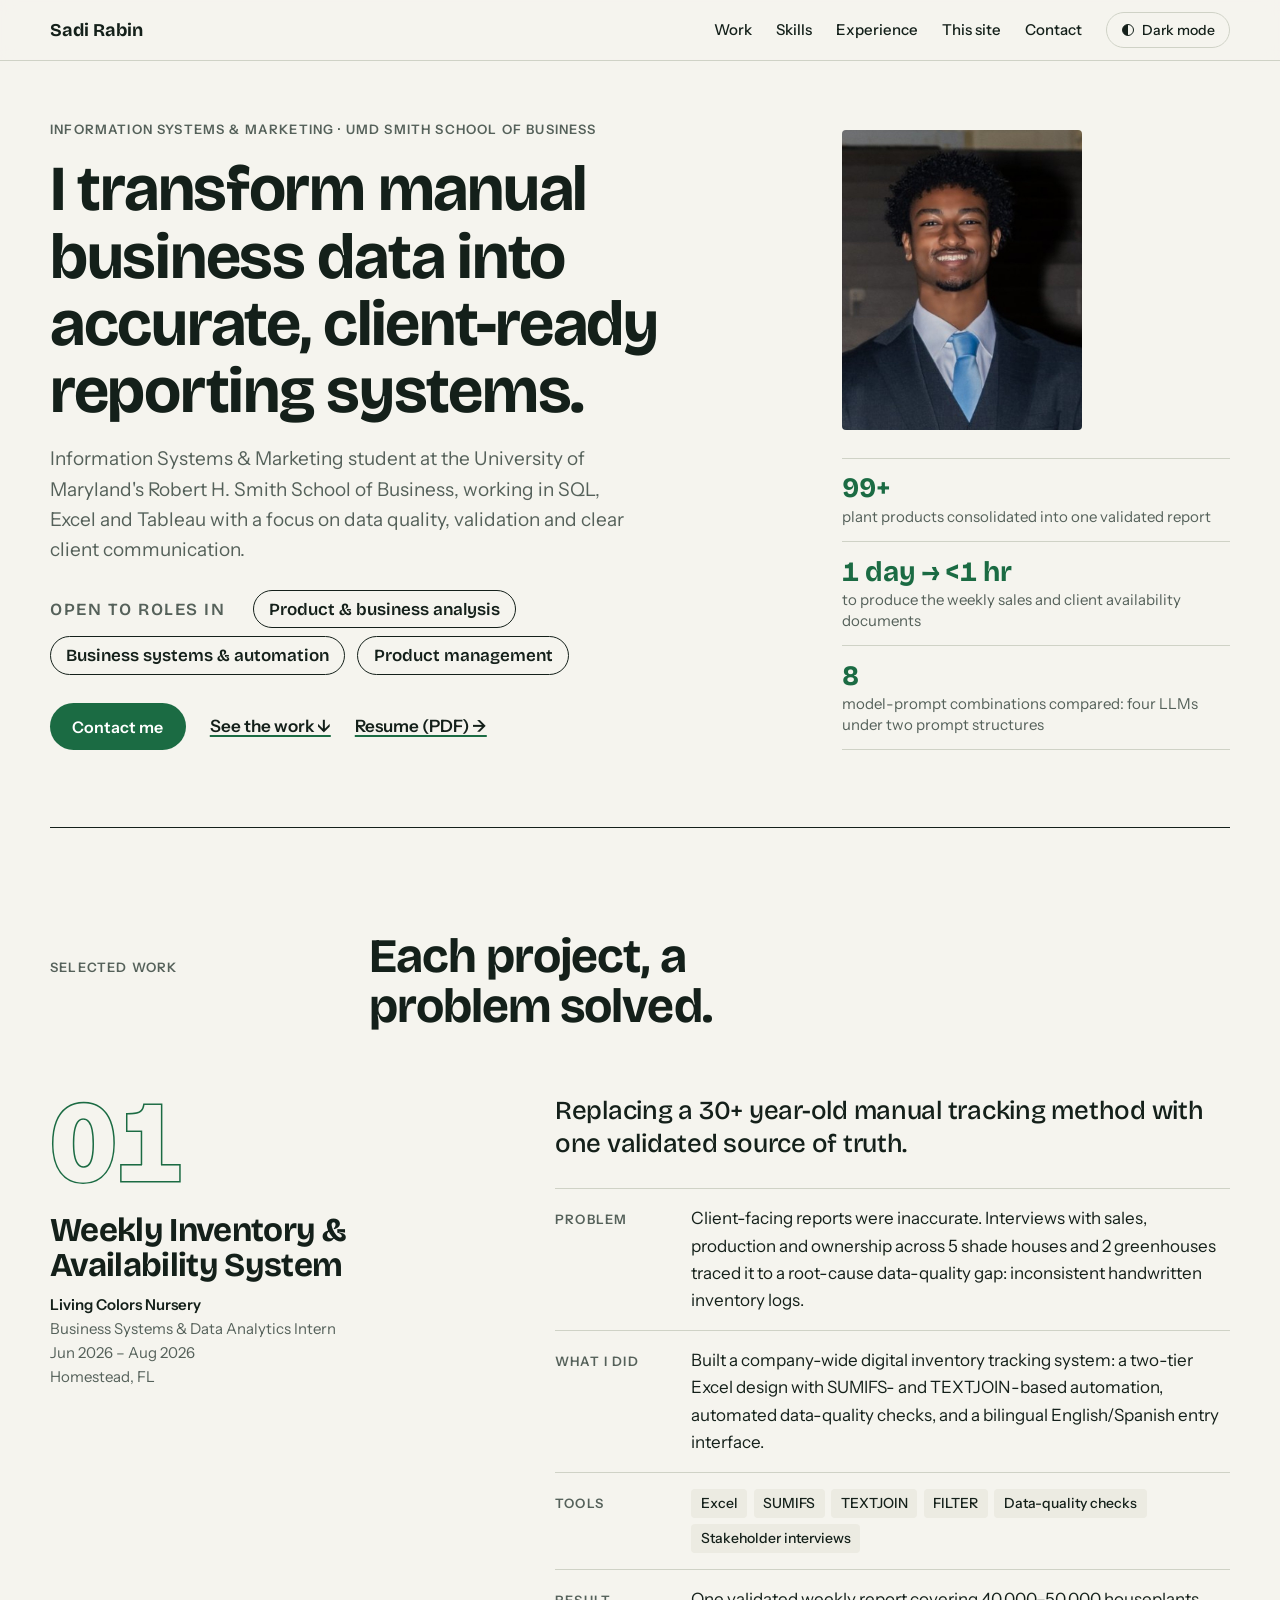
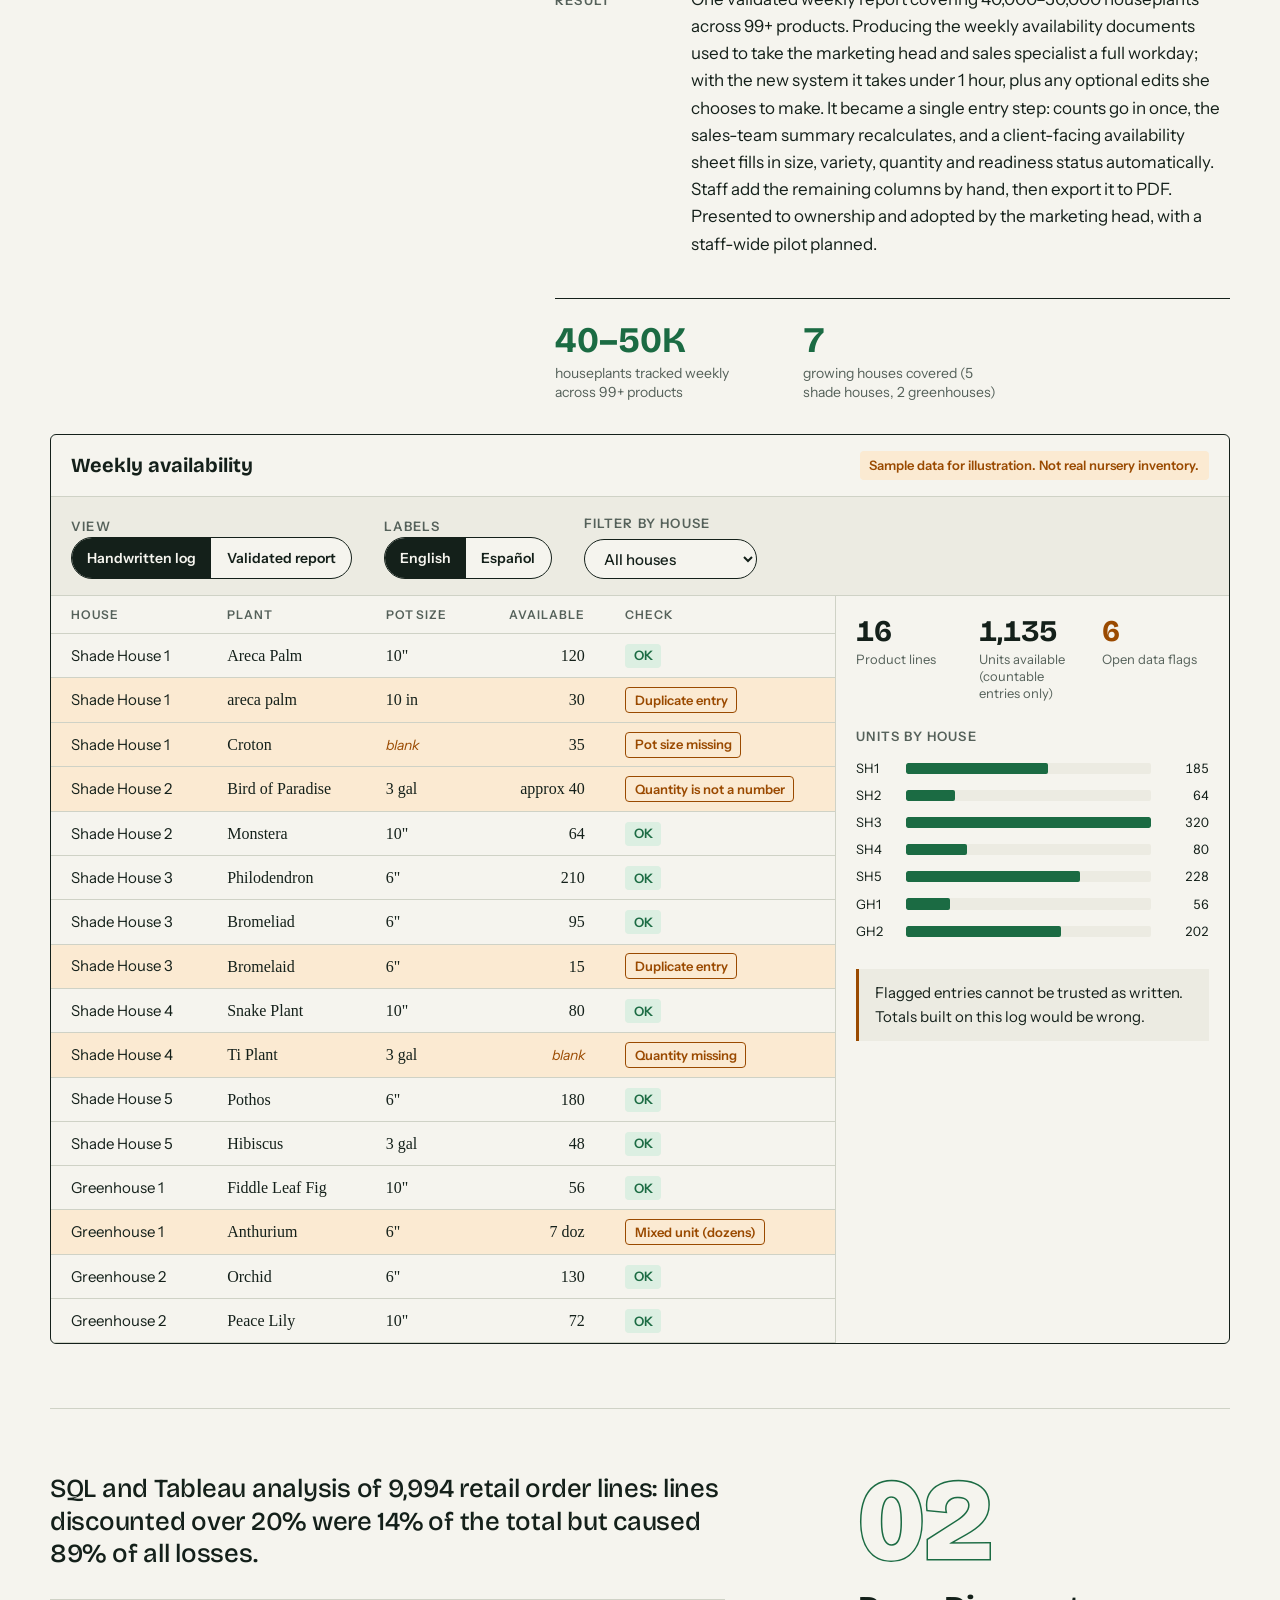
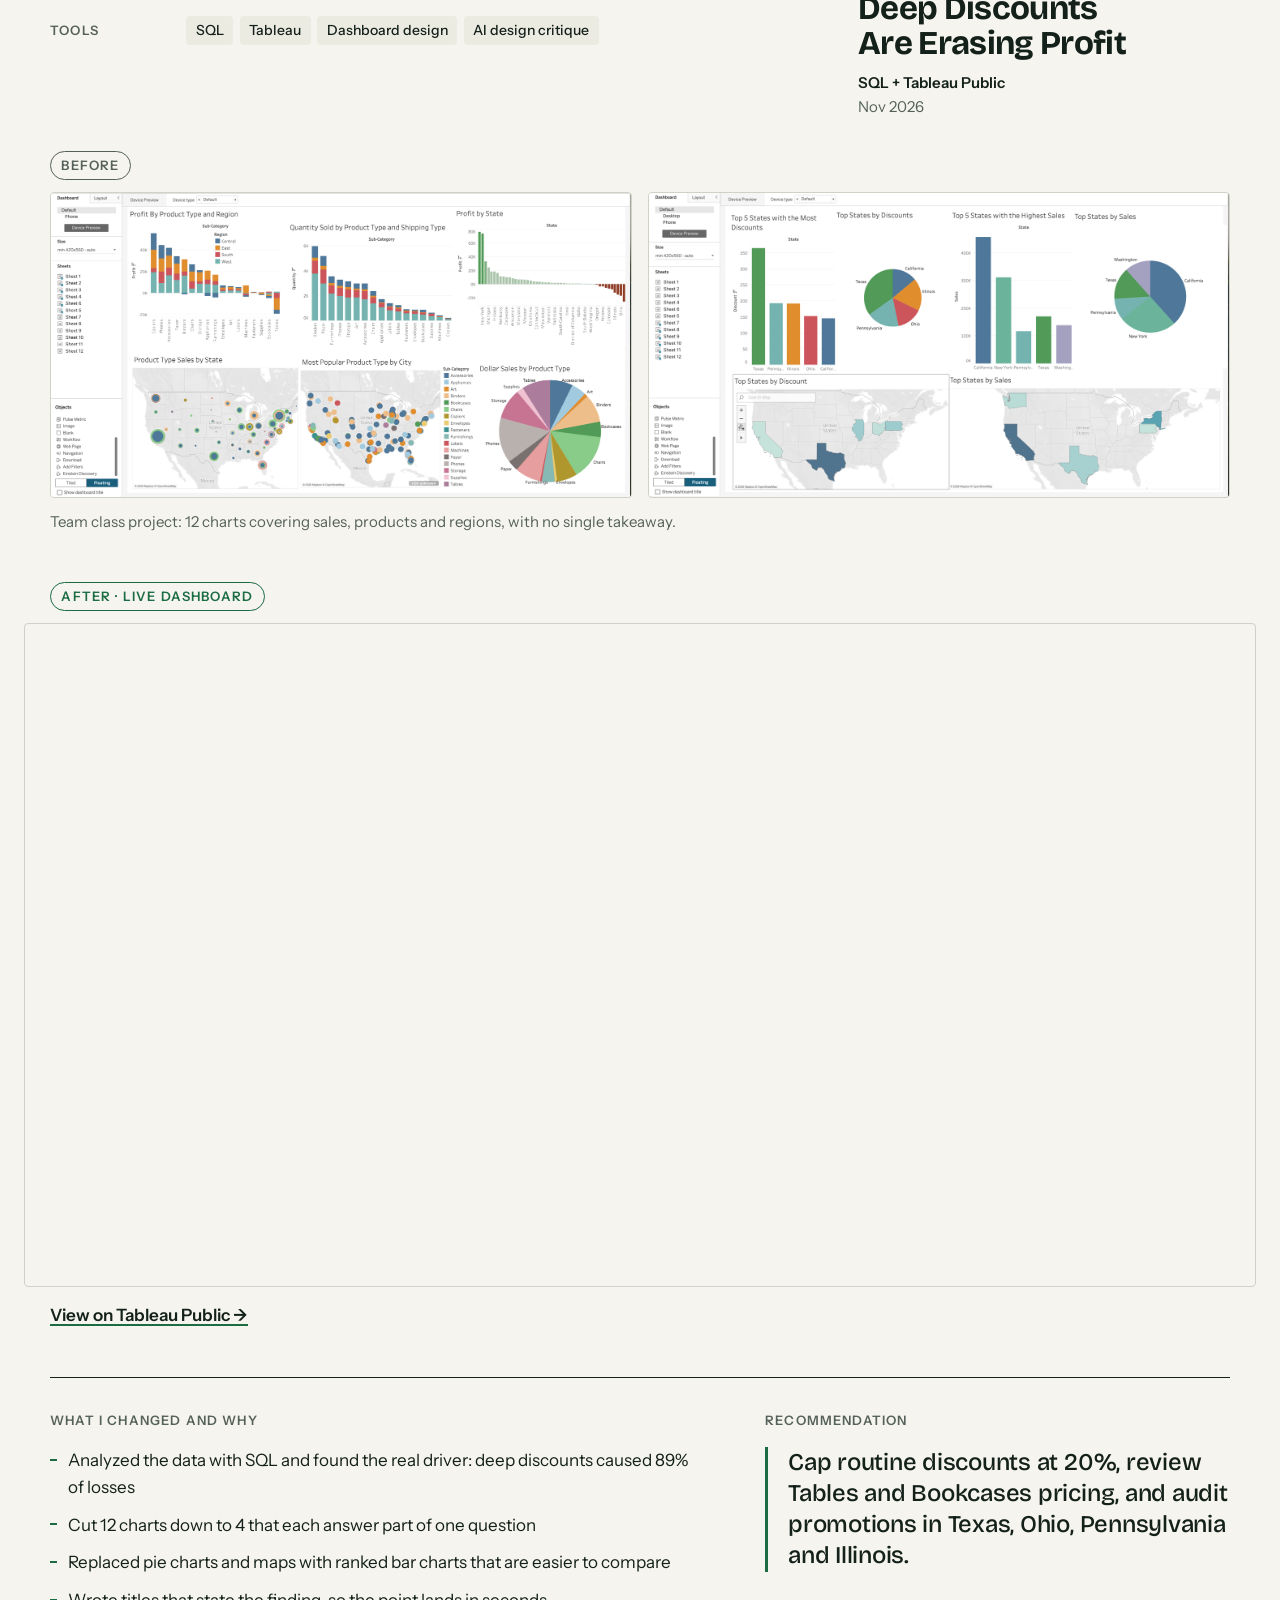
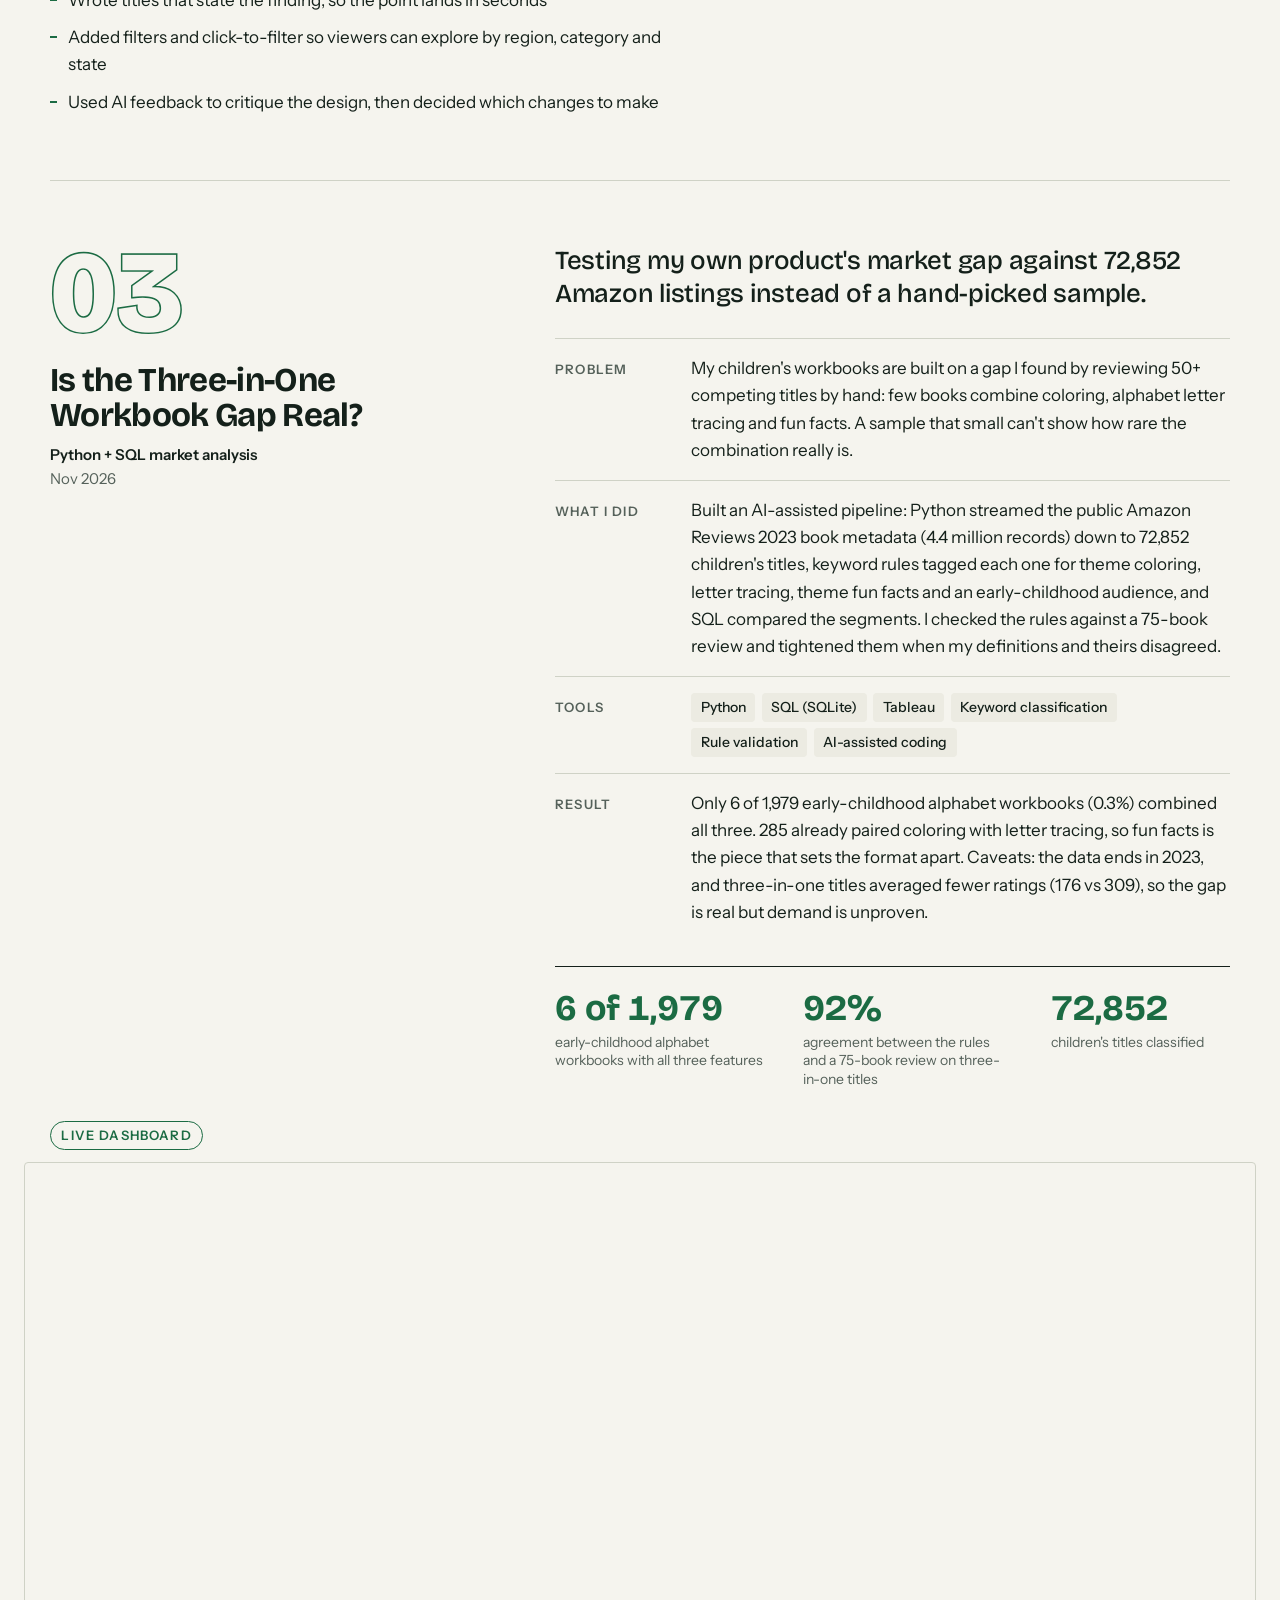
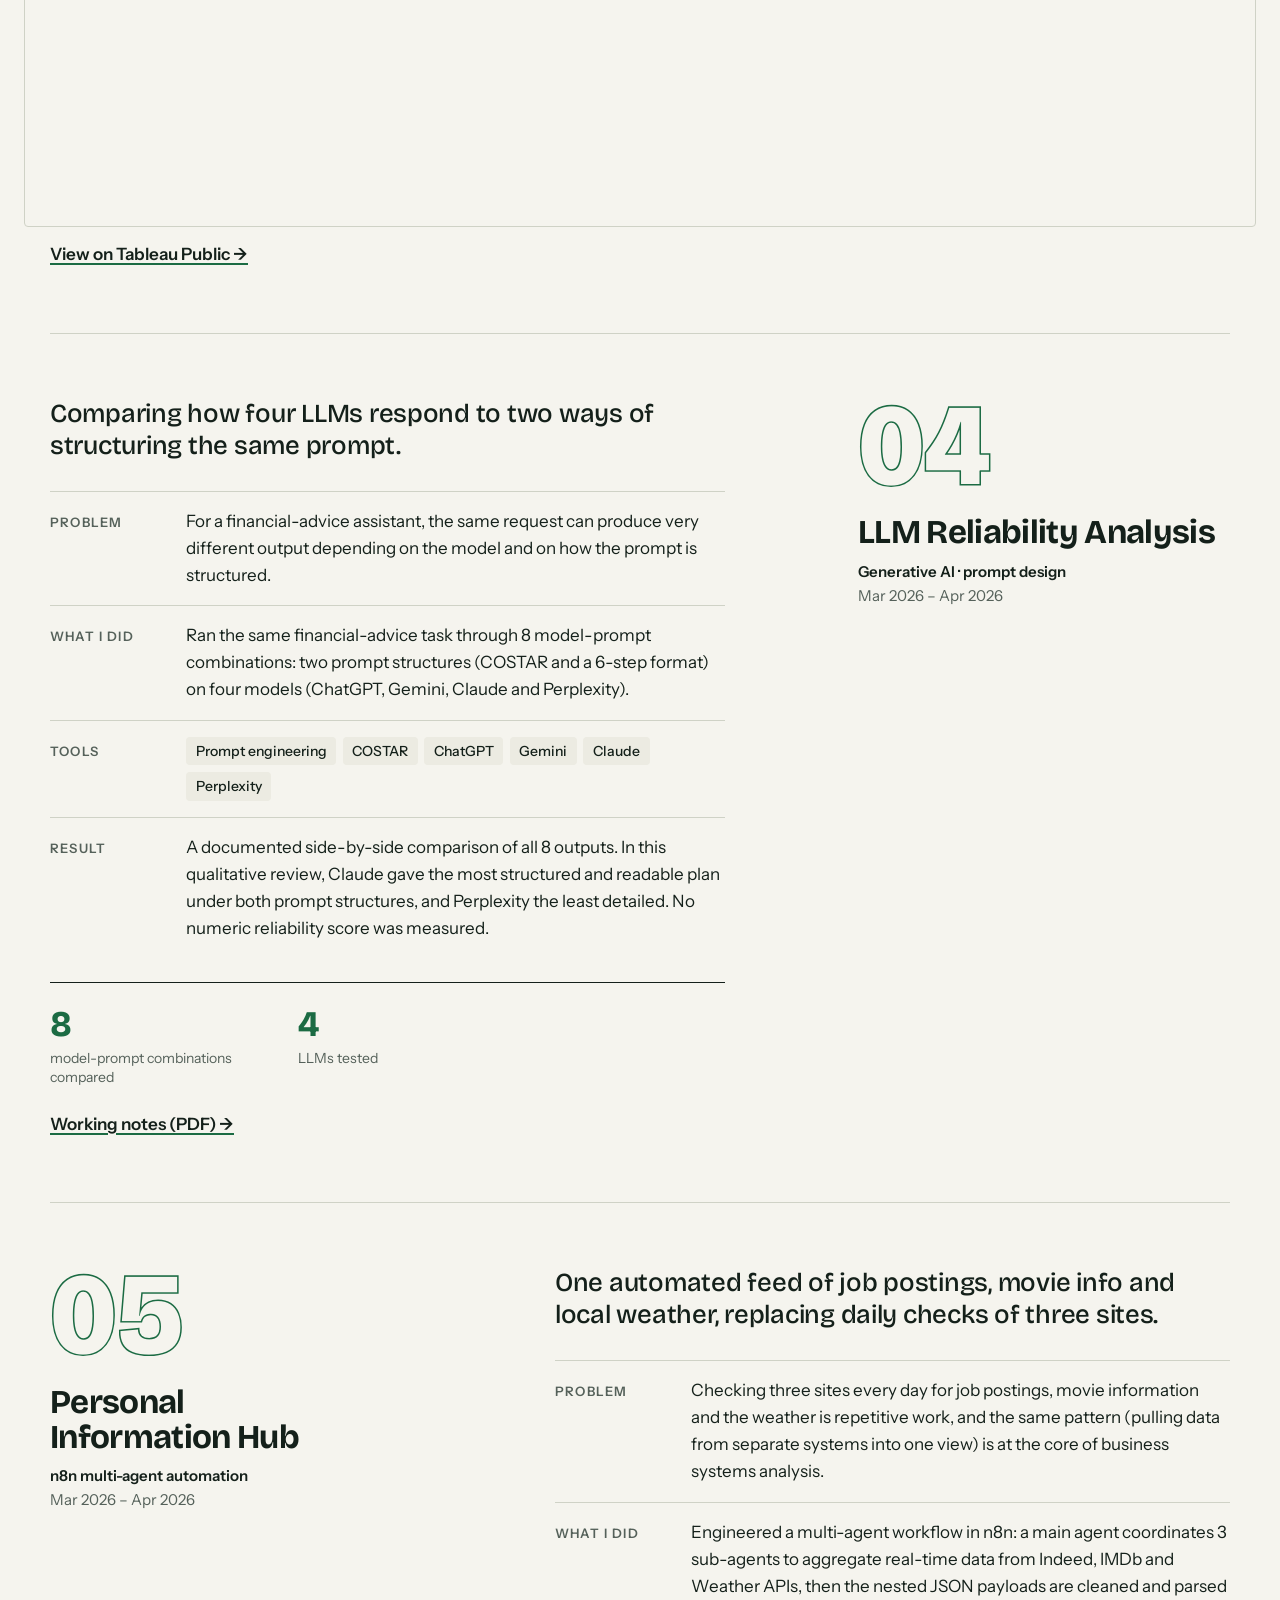
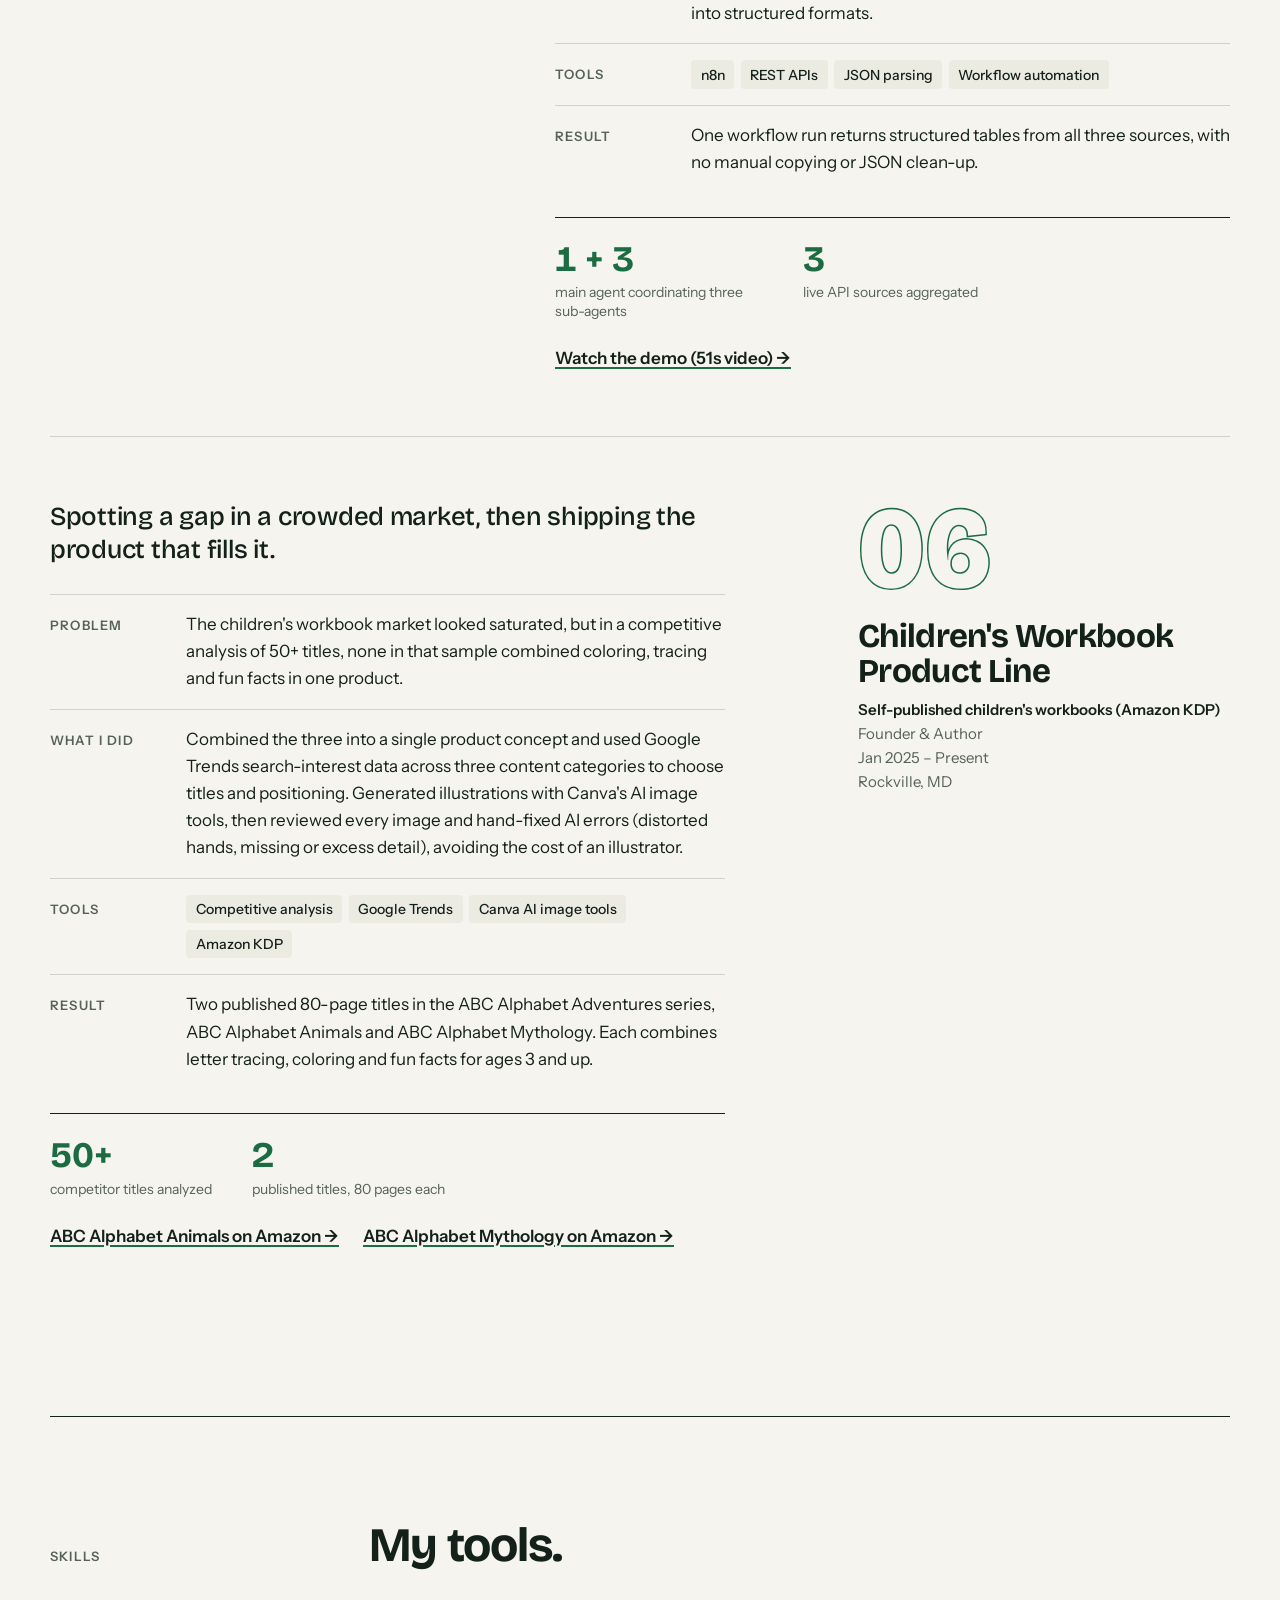
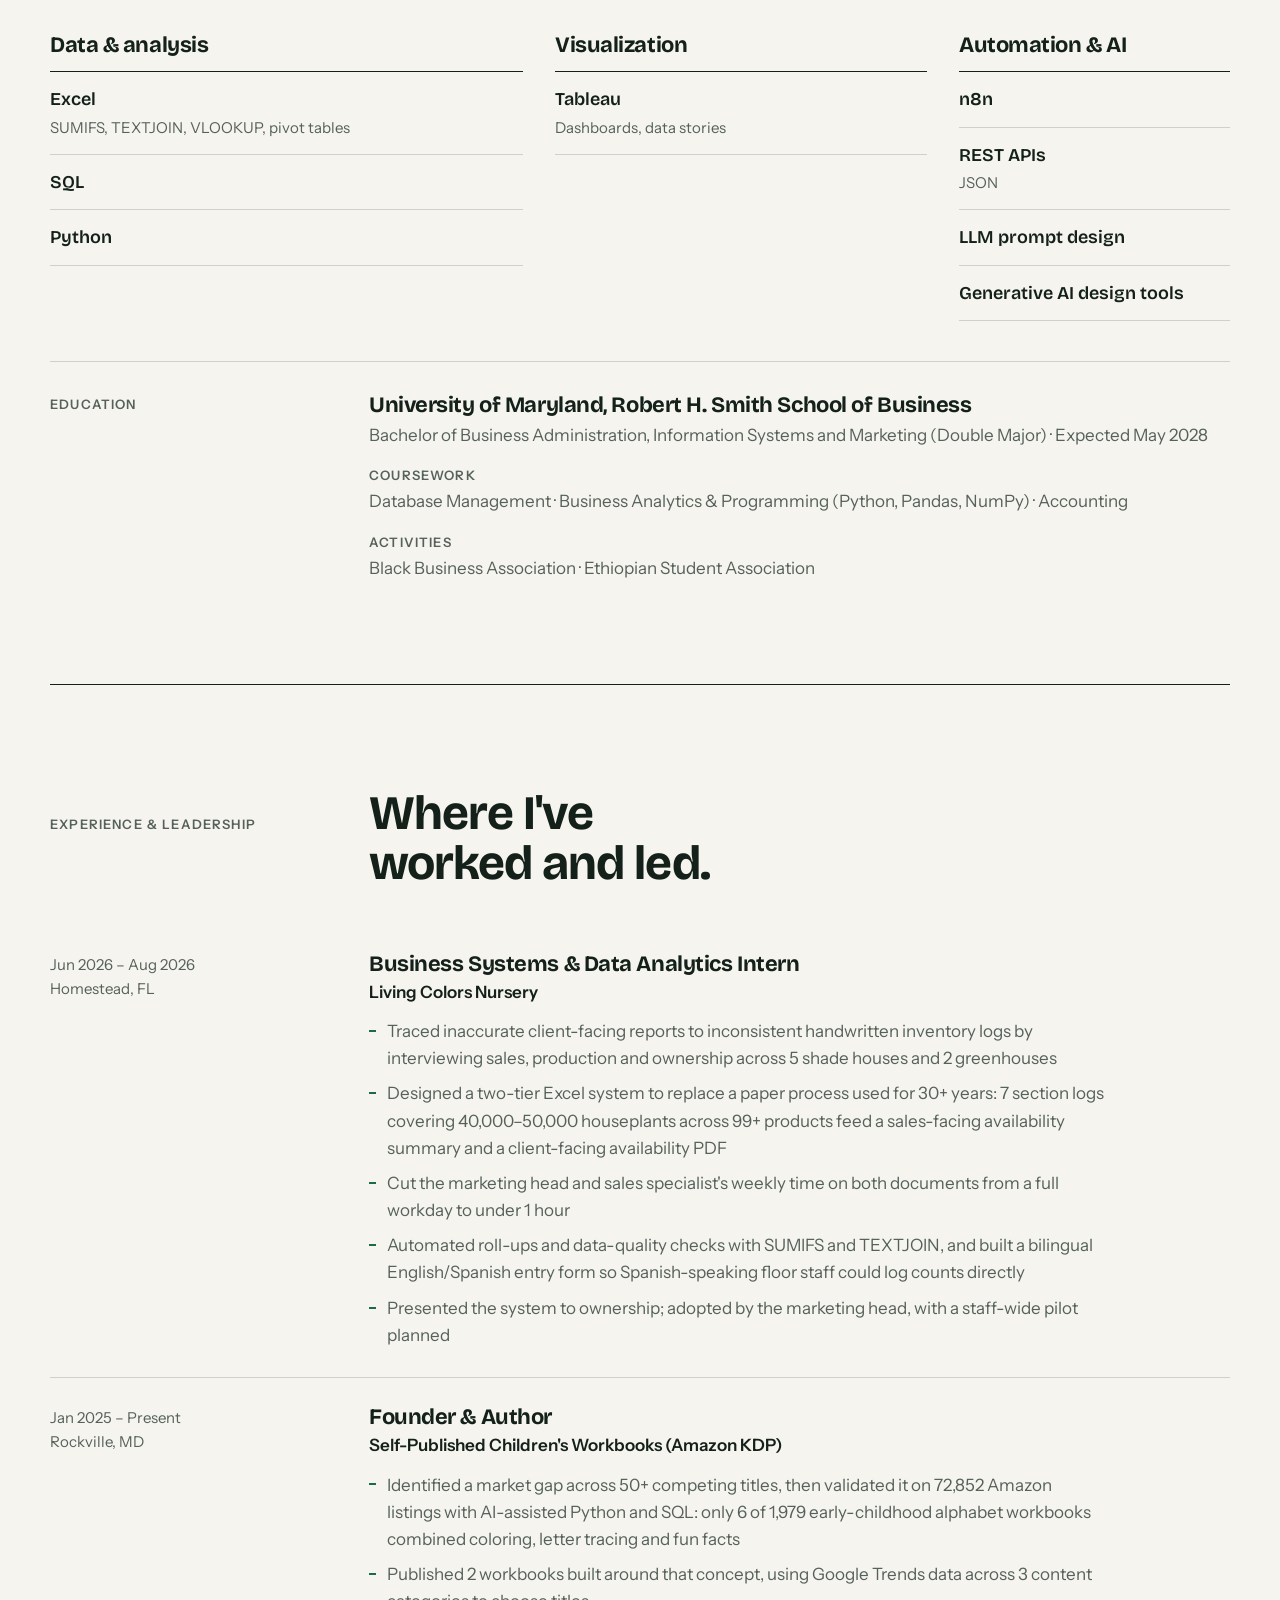
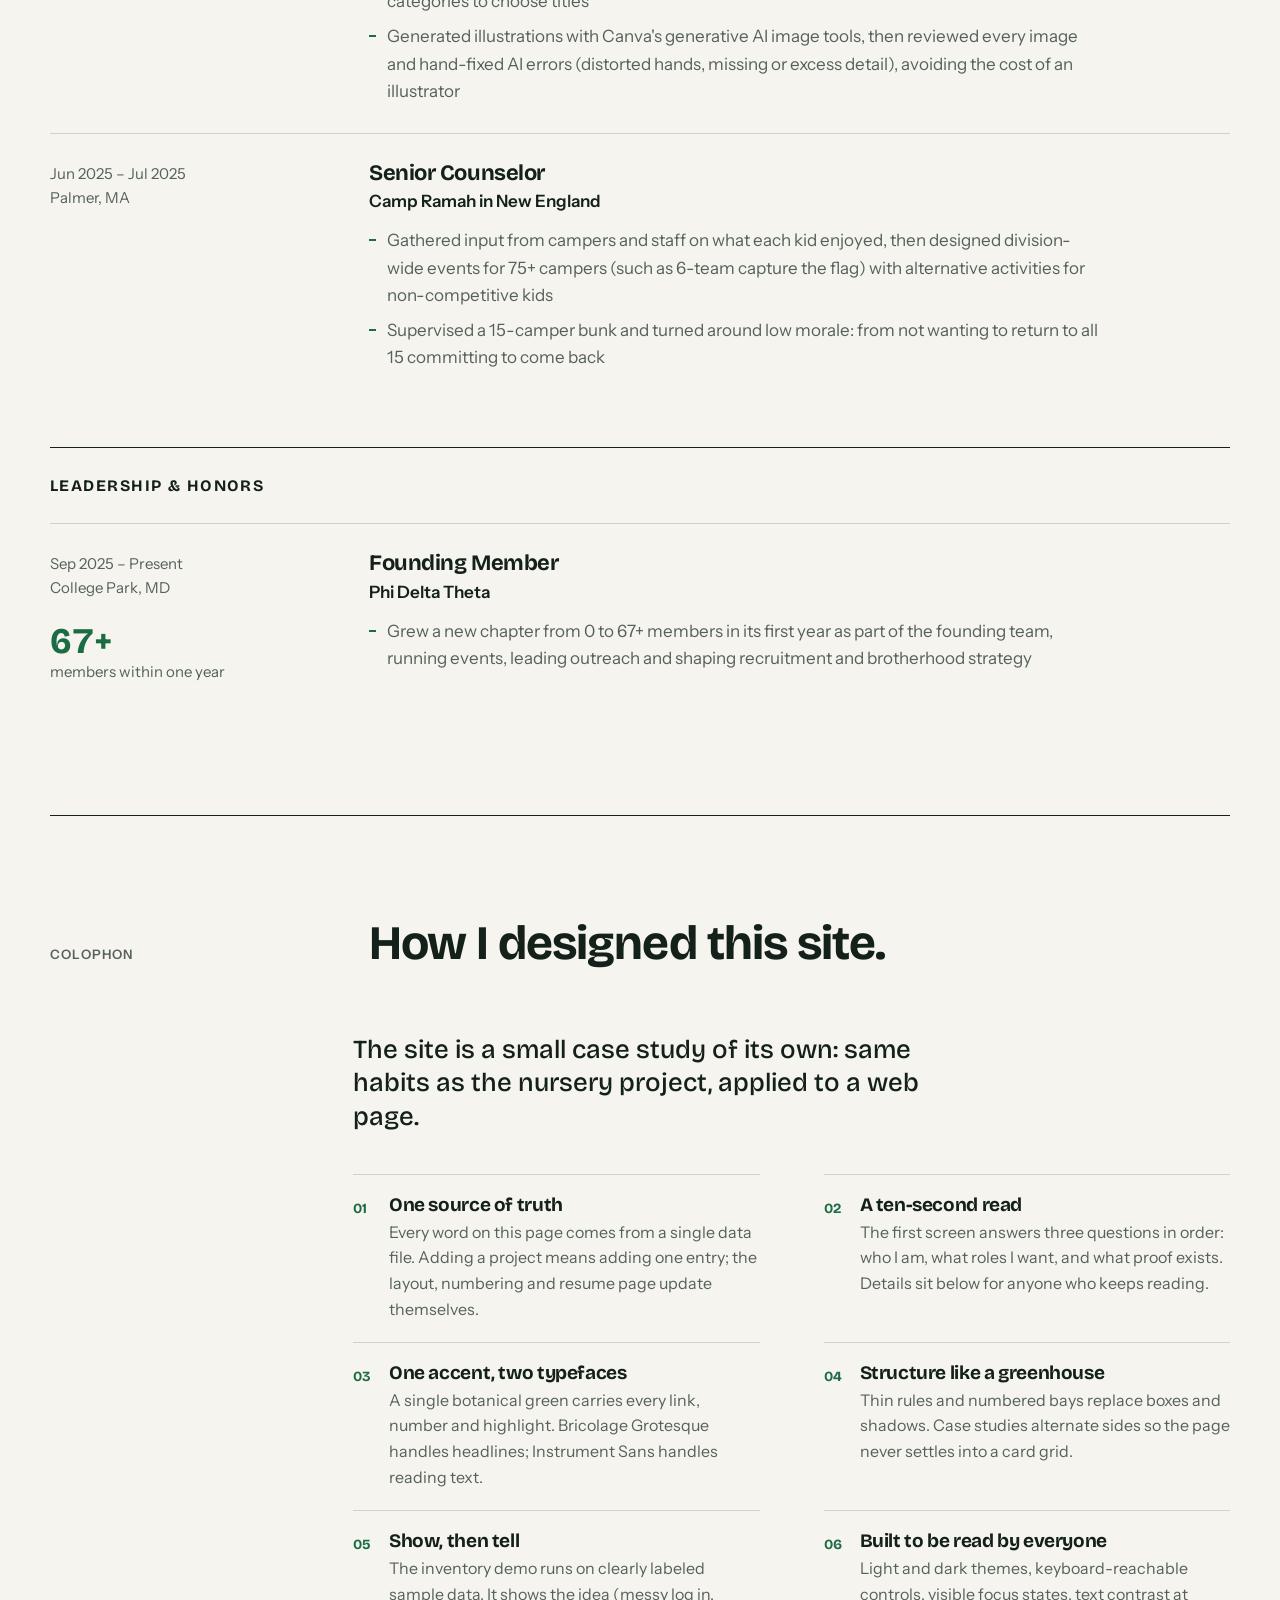
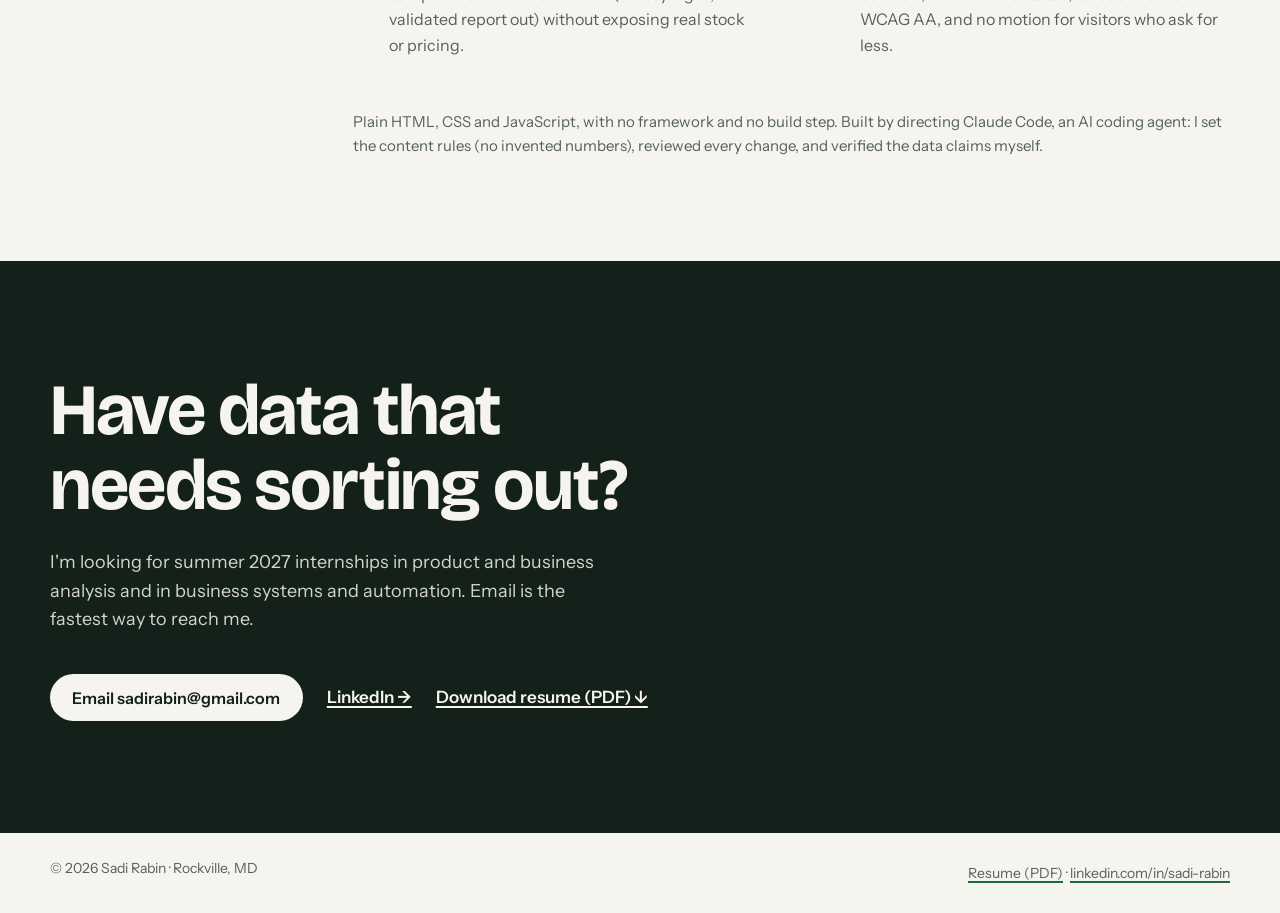
<file: index.html>
<!DOCTYPE html>
<html lang="en">
<head>
<meta charset="utf-8">
<meta name="viewport" content="width=device-width, initial-scale=1">
<title>Sadi Rabin · Product and business analysis, business systems and automation</title>
<meta name="description" content="Sadi Rabin is an Information Systems & Marketing student at UMD's Smith School of Business who transforms manual business data into accurate, client-ready reporting systems.">
<meta name="color-scheme" content="light dark">
<meta property="og:title" content="Sadi Rabin · Portfolio">
<meta property="og:description" content="Turning messy, manual business data into accurate, client-ready reporting systems.">
<meta property="og:type" content="website">
<link rel="icon" href="data:image/svg+xml,%3Csvg xmlns='http://www.w3.org/2000/svg' viewBox='0 0 32 32'%3E%3Crect width='32' height='32' rx='6' fill='%231B6B43'/%3E%3Ctext x='16' y='22' font-family='Arial,sans-serif' font-size='16' font-weight='700' text-anchor='middle' fill='%23fff'%3ESR%3C/text%3E%3C/svg%3E">
<script>
  // Set the theme before first paint so there is no flash.
  (function () {
    var t = null;
    try { t = localStorage.getItem("theme"); } catch (e) {}
    if (!t) t = matchMedia("(prefers-color-scheme: dark)").matches ? "dark" : "light";
    document.documentElement.dataset.theme = t;
  })();
</script>
<link rel="preconnect" href="https://fonts.googleapis.com">
<link rel="preconnect" href="https://fonts.gstatic.com" crossorigin>
<link rel="stylesheet" href="https://fonts.googleapis.com/css2?family=Bricolage+Grotesque:opsz,wght@12..96,500..800&family=Instrument+Sans:ital,wght@0,400..700;1,400&display=swap">
<link rel="stylesheet" href="styles.css?v=20261117a">
</head>
<body>
<a class="skip" href="#main">Skip to content</a>

<header class="site-header">
  <div class="wrap header-row">
    <a class="brand" href="#top" id="brand"></a>
    <nav aria-label="Sections">
      <ul class="nav-links">
        <li><a href="#work">Work</a></li>
        <li><a href="#skills">Skills</a></li>
        <li><a href="#experience">Experience</a></li>
        <li><a href="#design">This site</a></li>
        <li><a href="#contact">Contact</a></li>
      </ul>
    </nav>
    <button class="theme-toggle" id="themeToggle" type="button" aria-pressed="false">
      <span class="theme-dot" aria-hidden="true"></span><span id="themeLabel">Dark mode</span>
    </button>
  </div>
</header>

<main id="main">
  <span id="top"></span>
  <section class="hero wrap" id="hero" aria-labelledby="hero-h"></section>

  <section class="wrap section" id="work" aria-labelledby="work-h">
    <div class="section-head">
      <p class="kicker">Selected work</p>
      <h2 id="work-h">Each project, a problem solved.</h2>
    </div>
    <div id="projects"></div>
  </section>

  <section class="wrap section" id="skills" aria-labelledby="skills-h">
    <div class="section-head">
      <p class="kicker">Skills</p>
      <h2 id="skills-h">My tools.</h2>
    </div>
    <div class="skills" id="skillsBody"></div>
  </section>

  <section class="wrap section" id="experience" aria-labelledby="exp-h">
    <div class="section-head">
      <p class="kicker">Experience &amp; leadership</p>
      <h2 id="exp-h">Where I've worked and led.</h2>
    </div>
    <div id="experienceBody"></div>
  </section>

  <section class="wrap section" id="design" aria-labelledby="design-h">
    <div class="section-head">
      <p class="kicker">Colophon</p>
      <h2 id="design-h">How I designed this site.</h2>
    </div>
    <div id="designBody"></div>
  </section>

  <section class="contact" id="contact" aria-labelledby="contact-h">
    <div class="wrap" id="contactBody"></div>
  </section>
</main>

<footer class="wrap site-footer" id="footer"></footer>

<noscript><p class="wrap" style="padding:2rem 0">This site needs JavaScript to display its content. You can reach Sadi Rabin at sadirabin@gmail.com.</p></noscript>

<script src="data.js?v=20261117a"></script>
<script src="app.js?v=20261117a"></script>
</body>
</html>
</file>
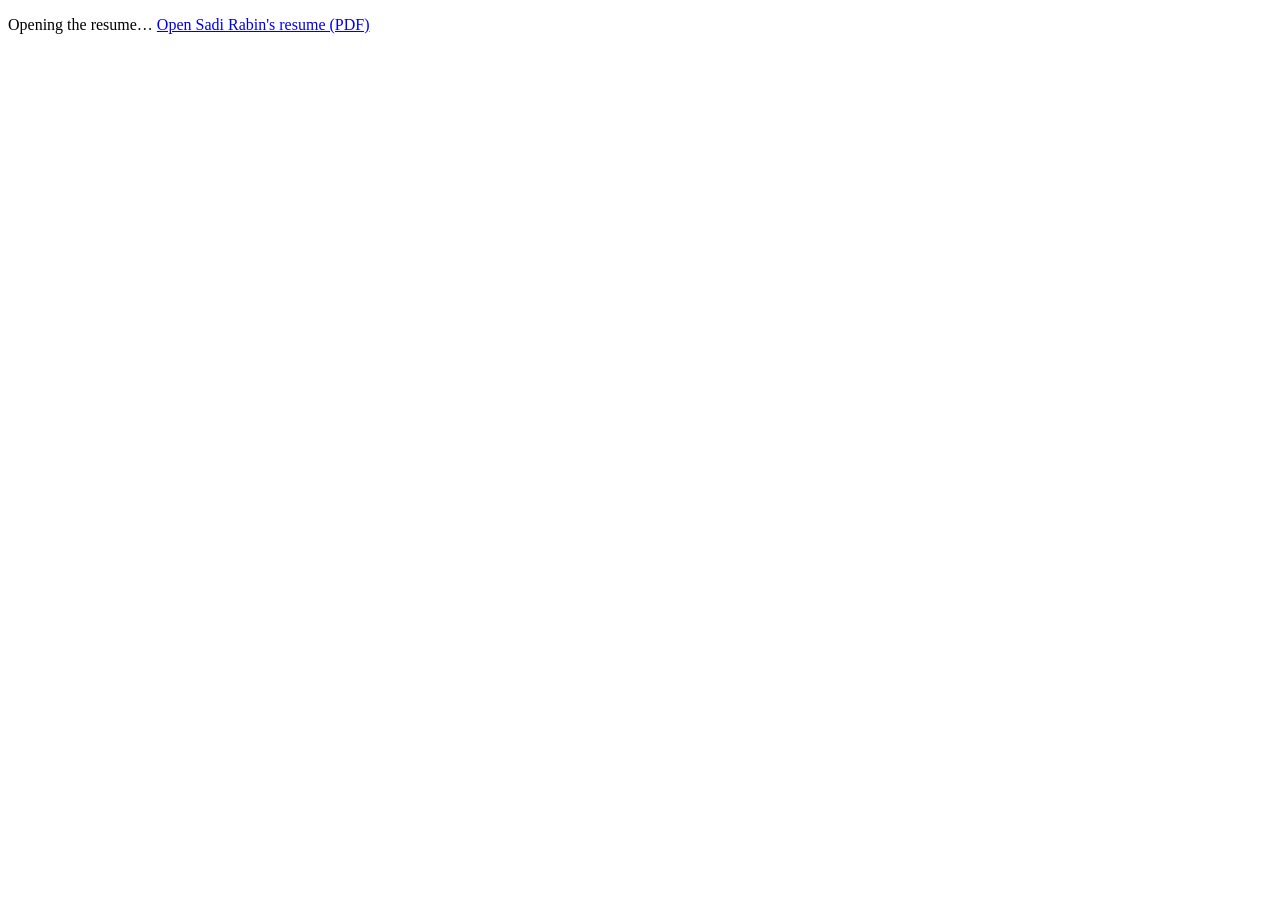
<file: resume.html>
<!DOCTYPE html>
<html lang="en">
<head>
<meta charset="utf-8">
<title>Sadi Rabin · Resume</title>
<meta http-equiv="refresh" content="0; url=assets/Sadi_Rabin_Resume.pdf?v=2026-11-15e">
<link rel="canonical" href="assets/Sadi_Rabin_Resume.pdf">
</head>
<body>
<p>Opening the resume… <a href="assets/Sadi_Rabin_Resume.pdf?v=2026-11-15e">Open Sadi Rabin's resume (PDF)</a></p>
</body>
</html>
</file>
<file: styles.css>
/* Greenhouse — off-white, deep ink, one botanical green. */
:root {
  --bg: #f5f4ee;
  --bg-2: #ecebe2;
  --ink: #14201a;
  --muted: #55615a;
  --rule: #cfd2c6;
  --accent: #1b6b43;
  --accent-ink: #ffffff;
  --flag: #9a4a00;
  --flag-bg: #fbead2;
  --ok-bg: #dcefe2;
  --display: "Bricolage Grotesque", "Helvetica Neue", Arial, sans-serif;
  --body: "Instrument Sans", "Helvetica Neue", Arial, sans-serif;
  --wrap: 1180px;
}
[data-theme="dark"] {
  --bg: #0e1411;
  --bg-2: #151d19;
  --ink: #e8ece6;
  --muted: #a5b0a8;
  --rule: #2c3832;
  --accent: #7fd6a4;
  --accent-ink: #0b1a12;
  --flag: #ffc078;
  --flag-bg: #3a2a12;
  --ok-bg: #173224;
}

*, *::before, *::after { box-sizing: border-box; }
html { scroll-behavior: smooth; scroll-padding-top: 5rem; -webkit-text-size-adjust: 100%; }
body {
  margin: 0; background: var(--bg); color: var(--ink);
  font: 400 1.0625rem/1.6 var(--body);
  -webkit-font-smoothing: antialiased;
}
h1, h2, h3, h4, p, ul, ol, dl, dd, figure { margin: 0; }
ul, ol { padding: 0; list-style: none; }
a { color: inherit; text-decoration-color: var(--accent); text-decoration-thickness: 2px; text-underline-offset: 0.2em; }
a:hover { color: var(--accent); }
:focus-visible { outline: 3px solid var(--accent); outline-offset: 3px; border-radius: 2px; }
.wrap { width: min(100% - 2.5rem, var(--wrap)); margin-inline: auto; }
.skip { position: absolute; left: -999px; top: 0; background: var(--accent); color: var(--accent-ink); padding: .6rem 1rem; z-index: 20; }
.skip:focus { left: 1rem; top: 1rem; }

h1, h2, h3 { font-family: var(--display); font-weight: 700; letter-spacing: -0.02em; line-height: 1.05; text-wrap: balance; }
.kicker, .label {
  font-size: .8125rem; font-weight: 600; letter-spacing: .09em; text-transform: uppercase; color: var(--muted);
}
.num { font-family: var(--display); font-variant-numeric: tabular-nums; }
mark.ph { background: var(--flag-bg); color: var(--flag); padding: .05em .35em; border-radius: 3px; font-weight: 600; font-size: .9em; }

/* ---------- Header ---------- */
.site-header { position: sticky; top: 0; z-index: 10; background: color-mix(in srgb, var(--bg) 92%, transparent); backdrop-filter: blur(8px); border-bottom: 1px solid var(--rule); }
.header-row { display: flex; align-items: center; gap: 1.5rem; min-height: 3.75rem; }
.brand { font-family: var(--display); font-weight: 700; font-size: 1.125rem; text-decoration: none; margin-right: auto; white-space: nowrap; }
.nav-links { display: flex; gap: 1.5rem; }
.nav-links a { text-decoration: none; font-size: .9375rem; font-weight: 500; padding: .75rem 0; display: inline-block; }
.nav-links a:hover { text-decoration: underline; }
.theme-toggle {
  display: inline-flex; align-items: center; gap: .5rem; font: 500 .875rem var(--body);
  color: var(--ink); background: transparent; border: 1px solid var(--rule); border-radius: 999px;
  padding: .5rem .9rem; cursor: pointer; white-space: nowrap;
}
.theme-toggle:hover { border-color: var(--ink); }
.theme-dot { width: .75rem; height: .75rem; border-radius: 50%; background: linear-gradient(90deg, var(--ink) 50%, transparent 50%); border: 1.5px solid var(--ink); }

/* ---------- Hero ---------- */
.hero { display: grid; grid-template-columns: minmax(0, 7.5fr) minmax(0, 4fr); gap: 3rem 4rem; padding-block: clamp(2.25rem, 4.5vw, 4rem) clamp(3rem, 6vw, 5rem); align-items: end; }
.hero h1 { font-size: clamp(2.25rem, 5vw, 4.125rem); font-weight: 700; margin-block: 1rem 1.25rem; }
.hero h1 em { font-style: normal; color: var(--accent); }
.hero .intro { font-size: 1.1875rem; max-width: 36rem; color: var(--muted); }
.roles { display: flex; flex-wrap: wrap; align-items: baseline; gap: .5rem .75rem; margin-top: 1.5rem; }
.roles li { font-family: var(--display); font-weight: 600; font-size: 1.0625rem; border: 1.5px solid var(--ink); border-radius: 999px; padding: .3rem .95rem; }
.cta-row { display: flex; flex-wrap: wrap; gap: .75rem 1.5rem; align-items: center; margin-top: 1.75rem; }
.btn {
  display: inline-flex; align-items: center; gap: .5rem; background: var(--accent); color: var(--accent-ink);
  font: 600 1rem var(--body); text-decoration: none; padding: .85rem 1.4rem; border-radius: 999px; border: 0; cursor: pointer;
}
.btn:hover { color: var(--accent-ink); filter: brightness(1.12); }
.link-arrow { font-weight: 600; }
.hero-side { display: grid; gap: 1.75rem; }
.portrait { width: min(100%, 15rem); aspect-ratio: 4 / 5; object-fit: cover; object-position: 50% 30%; border-radius: 4px; display: block; }
.portrait-ph {
  width: min(100%, 15rem); aspect-ratio: 4 / 5; border: 1.5px dashed var(--muted); border-radius: 4px;
  display: grid; place-content: center; text-align: center; padding: 1rem; gap: .4rem; font-size: .875rem; color: var(--muted);
}
.proof li { display: grid; grid-template-columns: 1fr; gap: .1rem; padding-block: .9rem; border-top: 1px solid var(--rule); }
.proof li:last-child { border-bottom: 1px solid var(--rule); }
.proof .num { font-size: 1.75rem; font-weight: 700; line-height: 1.1; color: var(--accent); }
.proof span:last-child { font-size: .9375rem; color: var(--muted); line-height: 1.4; }

/* ---------- Sections ---------- */
.section { padding-block: clamp(3.5rem, 8vw, 6.5rem); border-top: 1px solid var(--ink); }
.section-head { display: grid; grid-template-columns: minmax(0, 3fr) minmax(0, 9fr); gap: 1rem 2rem; margin-bottom: clamp(2.5rem, 5vw, 4rem); align-items: baseline; }
.section-head h2 { font-size: clamp(1.875rem, 4vw, 3rem); max-width: 18ch; }

/* ---------- Case studies ---------- */
.case { display: grid; grid-template-columns: repeat(12, minmax(0, 1fr)); gap: 2rem 2rem; padding-block: clamp(2.5rem, 5vw, 4rem); border-top: 1px solid var(--rule); }
.case:first-child { border-top: 0; padding-top: 0; }
.case-id { grid-column: 1 / span 4; }
.case-body { grid-column: 6 / span 7; }
.case:nth-child(even) .case-id { grid-column: 9 / span 4; order: 2; }
.case:nth-child(even) .case-body { grid-column: 1 / span 7; order: 1; }
.case-no::before { content: attr(data-n); }
.site-footer a { display: inline-block; padding-block: .3rem; }
.case-no { font-size: clamp(4rem, 9vw, 7.5rem); font-weight: 800; line-height: .85; color: var(--bg); -webkit-text-stroke: 3px var(--accent); paint-order: stroke fill; display: block; margin-bottom: 1.25rem; }
.case-id h3 { font-size: clamp(1.5rem, 2.6vw, 2.125rem); margin-bottom: .6rem; }
.case-meta { color: var(--muted); font-size: .9375rem; }
.case-meta strong { color: var(--ink); font-weight: 600; }
.case-summary { font-family: var(--display); font-weight: 500; font-size: clamp(1.25rem, 2.2vw, 1.625rem); line-height: 1.25; letter-spacing: -0.01em; margin-bottom: 1.75rem; }
.steps > div { display: grid; grid-template-columns: 7.5rem minmax(0, 1fr); gap: 1rem; padding-block: 1rem; border-top: 1px solid var(--rule); }
.steps dt { padding-top: .25rem; }
.tools { display: flex; flex-wrap: wrap; gap: .4rem; }
.tools li { font-size: .875rem; font-weight: 500; background: var(--bg-2); border-radius: 4px; padding: .2rem .6rem; }
.case-stats { display: flex; flex-wrap: wrap; gap: 1.25rem 2.5rem; margin-top: 1.5rem; padding-top: 1.5rem; border-top: 1px solid var(--ink); }
.case-stats li { max-width: 13rem; }
.case-stats .num { display: block; font-size: 2.25rem; font-weight: 700; line-height: 1; color: var(--accent); margin-bottom: .35rem; }
.case-stats span:last-child { font-size: .875rem; color: var(--muted); line-height: 1.35; display: block; }
.case-links { display: flex; flex-wrap: wrap; gap: .5rem 1.5rem; margin-top: 1.5rem; }
.case-demo { grid-column: 1 / -1; order: 3; }

/* ---------- Before / after showcase ---------- */
.showcase { display: grid; gap: clamp(2rem, 4vw, 3rem); }
.ba-tag { display: inline-block; margin-bottom: .75rem; padding: .2rem .65rem; border: 1.5px solid var(--muted); border-radius: 999px; }
.ba-tag.ba-after { border-color: var(--accent); color: var(--accent); }
.ba-imgs { display: grid; grid-template-columns: repeat(2, minmax(0, 1fr)); gap: 1rem; }
.ba-imgs a { display: block; border: 1px solid var(--rule); border-radius: 4px; overflow: hidden; }
.ba-imgs img { display: block; width: 100%; height: auto; filter: saturate(.7); transition: filter .2s; }
.ba-imgs a:hover img { filter: none; }
.ba figcaption { margin-top: .75rem; font-size: .9375rem; color: var(--muted); max-width: 46rem; }
/* Break out of the 1180px column so the dashboard's top number row has room (it needs ~1260px). */
.embed { --embed-w: min(100vw - 3rem, 1462px); width: var(--embed-w); margin-inline: calc((100% - var(--embed-w)) / 2);
  position: relative; aspect-ratio: 1270 / 685; border: 1px solid var(--rule); border-radius: 4px; overflow: hidden; }
/* The dashboard is drawn at 1270 x 685 (the size it was designed to be seen at) and
   scaled to fit the space, so it looks the same on every screen. app.js sets --scale. */
.embed iframe { position: absolute; top: 0; left: 0; width: 1270px; height: 685px; border: 0;
  transform-origin: 0 0; transform: scale(var(--scale, 1)); }
.ba .case-links { margin-top: .9rem; }
.ba-notes { display: grid; grid-template-columns: minmax(0, 7fr) minmax(0, 5fr); gap: 2rem 4rem; padding-top: 2rem; border-top: 1px solid var(--ink); }
.ba-notes h4 { margin-bottom: 1rem; }
.changes { display: grid; gap: .65rem; }
.changes li { padding-left: 1.1rem; position: relative; }
.changes li::before { content: ""; position: absolute; left: 0; top: .7em; width: .45rem; height: 2px; background: var(--accent); }
.reco { font-family: var(--display); font-weight: 500; font-size: clamp(1.25rem, 2vw, 1.5rem); line-height: 1.3; letter-spacing: -0.01em; padding-left: 1.25rem; border-left: 3px solid var(--accent); }

/* ---------- Inventory demo ---------- */
.demo { border: 1.5px solid var(--ink); border-radius: 6px; background: var(--bg); overflow: hidden; }
.demo-top { display: flex; flex-wrap: wrap; gap: .75rem 2rem; justify-content: space-between; align-items: center; padding: 1rem 1.25rem; border-bottom: 1px solid var(--rule); }
.demo-top h4 { font: 700 1.25rem var(--display); }
.sample-tag { font-size: .8125rem; font-weight: 600; color: var(--flag); background: var(--flag-bg); padding: .25rem .6rem; border-radius: 4px; }
.demo-controls { display: flex; flex-wrap: wrap; gap: 1rem 2rem; padding: 1rem 1.25rem; border-bottom: 1px solid var(--rule); background: var(--bg-2); align-items: end; }
.ctl { display: grid; gap: .35rem; border: 0; padding: 0; margin: 0; min-width: 0; }
.ctl legend, .ctl label.label { padding: 0; }
.seg { display: inline-flex; border: 1.5px solid var(--ink); border-radius: 999px; overflow: hidden; background: var(--bg); }
.seg button { font: 600 .875rem var(--body); color: var(--ink); background: transparent; border: 0; padding: .5rem .95rem; cursor: pointer; min-height: 2.5rem; }
.seg button[aria-pressed="true"] { background: var(--ink); color: var(--bg); }
.seg button:focus-visible { outline-offset: -3px; }
.demo select { font: 500 .9375rem var(--body); color: var(--ink); background: var(--bg); border: 1.5px solid var(--ink); border-radius: 999px; padding: .5rem 2rem .5rem .95rem; min-height: 2.5rem; }
.demo-grid { display: grid; grid-template-columns: minmax(0, 8fr) minmax(0, 4fr); }
.demo-table-wrap { overflow-x: auto; border-right: 1px solid var(--rule); }
.demo table { width: 100%; border-collapse: collapse; font-size: .9375rem; }
.demo th, .demo td { text-align: left; padding: .55rem 1.25rem; border-bottom: 1px solid var(--rule); white-space: nowrap; }
.demo th { font-size: .75rem; letter-spacing: .08em; text-transform: uppercase; color: var(--muted); font-weight: 600; }
.demo td.q, .demo th.q { text-align: right; font-variant-numeric: tabular-nums; }
.demo tr.flagged td { background: var(--flag-bg); }
.demo.is-raw td.p, .demo.is-raw td.s, .demo.is-raw td.q { font-family: "Bradley Hand", "Segoe Print", "Comic Sans MS", cursive; font-size: 1rem; }
.chip { display: inline-block; font-size: .8125rem; font-weight: 600; padding: .1rem .55rem; border-radius: 4px; }
.chip.ok { background: var(--ok-bg); color: var(--accent); }
.chip.bad { color: var(--flag); border: 1px solid currentColor; }
.blank { color: var(--flag); font-style: italic; font-family: var(--body); font-size: .875rem; }
.demo-side { padding: 1.25rem; display: grid; gap: 1.5rem; align-content: start; }
.tiles { display: grid; grid-template-columns: repeat(3, minmax(0, 1fr)); gap: 1rem; }
.tile .num { font-size: 1.875rem; font-weight: 700; line-height: 1; display: block; }
.tile.warn .num { color: var(--flag); }
.tile.good .num { color: var(--accent); }
.tile span:last-child { font-size: .8125rem; color: var(--muted); line-height: 1.3; display: block; margin-top: .3rem; }
.bars li { display: grid; grid-template-columns: 2.5rem minmax(0, 1fr) 3rem; gap: .6rem; align-items: center; font-size: .8125rem; padding-block: .2rem; }
.bars .track { height: .7rem; background: var(--bg-2); border-radius: 2px; overflow: hidden; }
.bars .fill { height: 100%; background: var(--accent); border-radius: 2px; transition: width .35s ease; }
.bars .v { text-align: right; font-variant-numeric: tabular-nums; }
.demo-note { font-size: .9375rem; padding: .75rem 1rem; border-left: 3px solid var(--accent); background: var(--bg-2); }
.demo.is-raw .demo-note { border-left-color: var(--flag); }

/* ---------- Skills ---------- */
.skills { display: grid; grid-template-columns: repeat(12, minmax(0, 1fr)); gap: 2.5rem 2rem; }
.skill-col { grid-column: span 4; }
.skill-col:nth-child(1) { grid-column: 1 / span 5; }
.skill-col:nth-child(2) { grid-column: 6 / span 4; }
.skill-col:nth-child(3) { grid-column: 10 / span 3; }
.skill-col h3 { font-size: 1.375rem; padding-bottom: .9rem; border-bottom: 1.5px solid var(--ink); }
.skill-col li { padding-block: .8rem; border-bottom: 1px solid var(--rule); }
.skill-col strong { font-family: var(--display); font-size: 1.125rem; font-weight: 600; display: block; }
.skill-col span { color: var(--muted); font-size: .9375rem; }
.edu { grid-column: 1 / -1; display: grid; grid-template-columns: minmax(0, 3fr) minmax(0, 9fr); gap: 1rem 2rem; padding-top: 2rem; border-top: 1px solid var(--rule); }
.edu h3 { font-size: 1.375rem; margin-bottom: .3rem; }
.edu p { color: var(--muted); }
.edu .course { margin-top: .75rem; }

/* ---------- Experience ---------- */
.xp { display: grid; grid-template-columns: minmax(0, 3fr) minmax(0, 9fr); gap: .5rem 2rem; padding-block: 1.75rem; border-top: 1px solid var(--rule); }
.xp:first-child { border-top: 0; padding-top: 0; }
.xp-when { color: var(--muted); font-size: .9375rem; }
.xp h3 { font-size: 1.375rem; margin-bottom: .2rem; }
.xp .org { font-weight: 600; margin-bottom: .75rem; }
.xp ul { display: grid; gap: .5rem; max-width: 46rem; }
.xp li { padding-left: 1.1rem; position: relative; color: var(--muted); }
.xp li::before { content: ""; position: absolute; left: 0; top: .7em; width: .45rem; height: 2px; background: var(--accent); }
.subhead { font: 700 1rem var(--display); letter-spacing: .09em; text-transform: uppercase; margin: 3rem 0 1.75rem; padding-top: 1.75rem; border-top: 1.5px solid var(--ink); }
.lead-stat { font-size: 2.25rem; font-weight: 700; color: var(--accent); line-height: 1; display: block; }

/* ---------- Design notes ---------- */
.design-intro { font-family: var(--display); font-weight: 500; font-size: clamp(1.25rem, 2.2vw, 1.625rem); line-height: 1.3; max-width: 34ch; margin-bottom: 2.5rem; margin-left: calc(25% + .5rem); }
.notes { display: grid; grid-template-columns: repeat(2, minmax(0, 1fr)); gap: 0 4rem; counter-reset: n; margin-left: calc(25% + .5rem); }
.notes li { counter-increment: n; padding-block: 1.25rem; border-top: 1px solid var(--rule); display: grid; grid-template-columns: 2.25rem minmax(0, 1fr); }
.notes li::before { content: counter(n, decimal-leading-zero); font: 700 .875rem var(--display); color: var(--accent); padding-top: .3rem; }
.notes h3 { font-size: 1.1875rem; margin-bottom: .3rem; }
.notes p { color: var(--muted); font-size: 1rem; }
.stack { margin-top: 2rem; margin-left: calc(25% + .5rem); font-size: .9375rem; color: var(--muted); }

/* ---------- Contact ---------- */
.contact { background: var(--ink); color: var(--bg); padding-block: clamp(4rem, 9vw, 7rem); }
.contact h2 { font-size: clamp(2.25rem, 6vw, 4.5rem); max-width: 14ch; margin-bottom: 1.5rem; }
.contact p { max-width: 34rem; font-size: 1.125rem; opacity: .85; }
.contact .cta-row { margin-top: 2.5rem; }
.contact .btn { background: var(--bg); color: var(--ink); }
.contact .btn:hover { color: var(--ink); }
.contact a:not(.btn) { color: var(--bg); text-decoration-color: currentColor; font-weight: 600; }
.site-footer { display: flex; flex-wrap: wrap; gap: .5rem 2rem; justify-content: space-between; padding-block: 1.5rem; font-size: .875rem; color: var(--muted); }

/* ---------- Responsive ---------- */
@media (max-width: 900px) {
  .hero { grid-template-columns: 1fr; align-items: start; }
  .hero-side { grid-template-columns: auto minmax(0, 1fr); align-items: start; }
  .portrait, .portrait-ph { width: 9rem; }
  .section-head, .edu, .xp, .case, .skills { grid-template-columns: minmax(0, 1fr); }
  .case-id, .case-body, .case:nth-child(even) .case-id, .case:nth-child(even) .case-body { grid-column: 1 / -1; order: 0; }
  .case-demo { order: 3; }
  .ba-imgs, .ba-notes { grid-template-columns: minmax(0, 1fr); }
  .embed { --embed-w: 100%; }
  .case-no { font-size: 4.5rem; }
  .demo-grid { grid-template-columns: 1fr; }
  .demo-table-wrap { border-right: 0; border-bottom: 1px solid var(--rule); }
  .skill-col, .skill-col:nth-child(n) { grid-column: 1 / -1; }
  .design-intro, .notes, .stack { margin-left: 0; }
  .notes { grid-template-columns: 1fr; }
}
@media (max-width: 720px) {
  .header-row { flex-wrap: wrap; gap: 0 1rem; padding-top: .5rem; }
  .site-header nav { order: 3; width: 100%; overflow-x: auto; }
  .nav-links { gap: 1.25rem; }
  .nav-links a { white-space: nowrap; }
  html { scroll-padding-top: 7rem; }
  .hero-side { grid-template-columns: 1fr; }
  .steps > div { grid-template-columns: 1fr; gap: .25rem; }
  .demo th, .demo td { padding-inline: .45rem; font-size: .8125rem; }
  .demo th { font-size: .6875rem; white-space: normal; }
  .demo td:last-child { white-space: normal; min-width: 5.5rem; }
  .demo.is-raw td.p, .demo.is-raw td.s, .demo.is-raw td.q { font-size: .875rem; }
  .chip { font-size: .75rem; }
  .demo th:nth-child(2), .demo td:nth-child(2) { padding-left: .9rem; }
  .demo th:first-child, .demo td:first-child { display: none; }
  .tiles { grid-template-columns: repeat(3, minmax(0, 1fr)); }
}
/* Phones get Tableau's phone layout; its height (toolbar included) varies by dashboard. */
@media (max-width: 767px) and (pointer: coarse) {
  .embed { aspect-ratio: auto; }
  .embed iframe { position: static; width: 100%; height: var(--phone-h, 1730px); transform: none; }
}
@media (prefers-reduced-motion: reduce) {
  html { scroll-behavior: auto; }
  * { transition: none !important; animation: none !important; }
}
</file>
